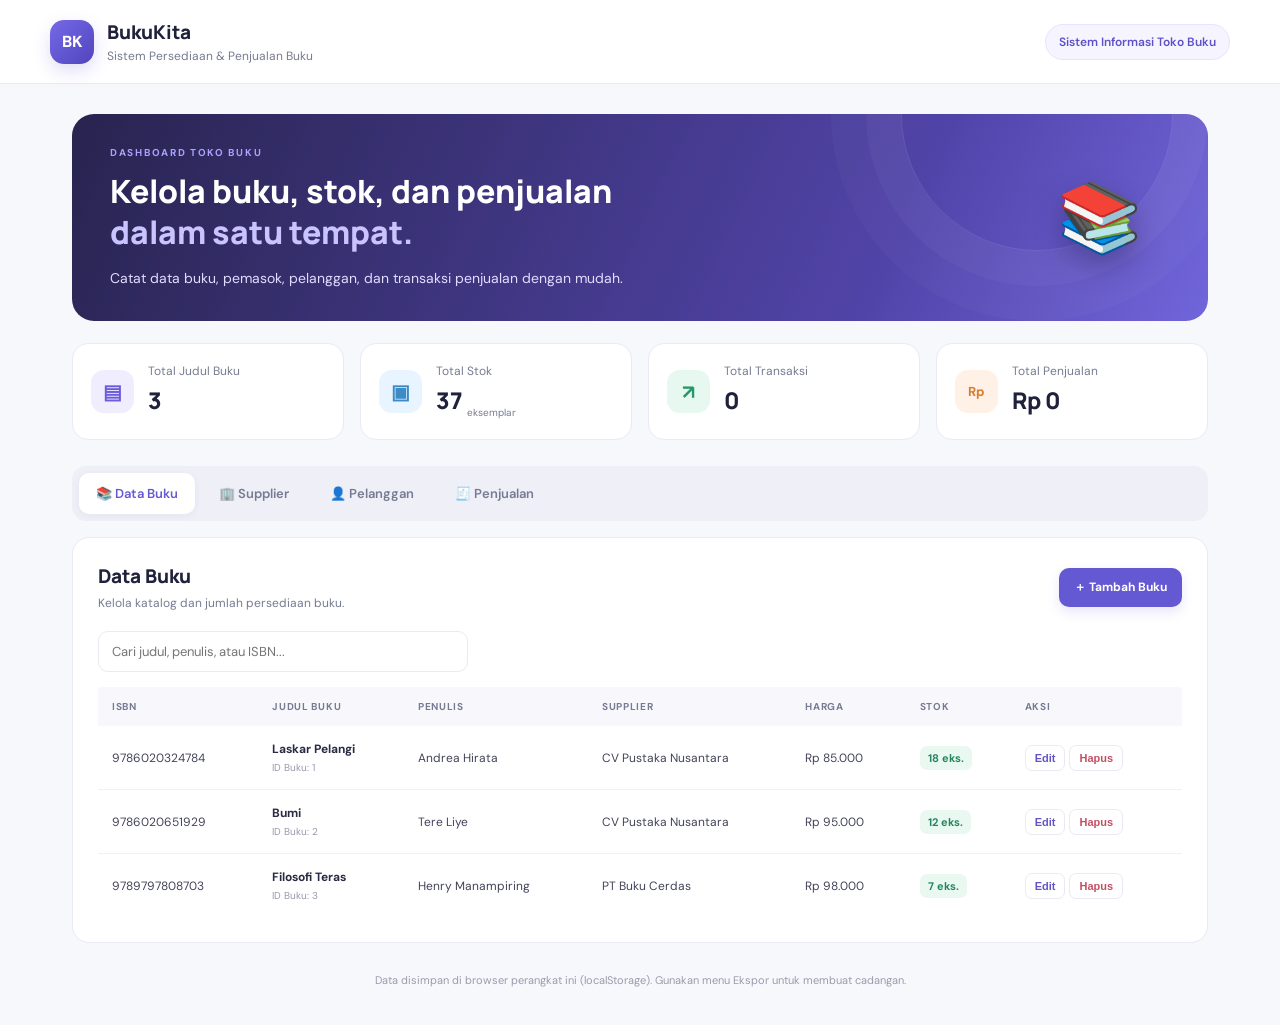
<file: index-gabungan.html>
<!DOCTYPE html>
<html lang="id">
<head>
  <meta charset="UTF-8">
  <meta name="viewport" content="width=device-width, initial-scale=1.0">
  <title>Sistem Persediaan & Penjualan Buku</title>
  <style>
@import url('https://fonts.googleapis.com/css2?family=DM+Sans:wght@400;500;600;700&family=Manrope:wght@400;500;600;700;800&display=swap');
:root{--ink:#20213a;--muted:#777b91;--purple:#6558d3;--purple-dark:#5144bb;--line:#e9eaf2;--bg:#f7f8fc;--white:#fff}
*{box-sizing:border-box}body{margin:0;background:var(--bg);color:var(--ink);font-family:'DM Sans',sans-serif;font-size:14px}.topbar{height:84px;background:#fff;border-bottom:1px solid var(--line);display:flex;align-items:center;gap:13px;padding:0 max(calc((100vw - 1180px)/2),24px)}.brand-mark{width:44px;height:44px;border-radius:14px;background:linear-gradient(135deg,#7669e9,#5144bb);color:white;display:grid;place-items:center;font-weight:800;font-size:16px;box-shadow:0 7px 18px #6558d333}.topbar h1{font:800 19px Manrope,sans-serif;margin:0 0 3px}.topbar p{margin:0;color:var(--muted);font-size:12px}.top-pill{margin-left:auto;border:1px solid #e7e4ff;background:#f6f4ff;color:#5d51c6;padding:9px 13px;border-radius:30px;font-size:12px;font-weight:600}.container{max-width:1180px;margin:30px auto;padding:0 22px}.hero{background:linear-gradient(115deg,#28244f,#5144a9 72%,#7165db);border-radius:22px;padding:32px 38px;color:#fff;display:flex;justify-content:space-between;align-items:center;overflow:hidden;position:relative}.hero:after{content:"";position:absolute;width:270px;height:270px;border:1px solid #ffffff1c;border-radius:50%;right:35px;top:-135px;box-shadow:0 0 0 35px #ffffff08,0 0 0 70px #ffffff06}.eyebrow{font-size:10px;letter-spacing:1.7px;font-weight:700;color:#a9a2ff;margin:0 0 12px}.hero h2{font:800 clamp(23px,3vw,32px)/1.28 Manrope,sans-serif;margin:0}.hero h2 span{color:#c9c4ff}.hero-copy{color:#e0ddff;margin:14px 0 0;max-width:540px;line-height:1.6}.hero-icon{font-size:68px;z-index:1;margin-right:28px;filter:drop-shadow(0 12px 14px #17133c55)}.stats-grid{display:grid;grid-template-columns:repeat(4,1fr);gap:16px;margin:22px 0}.stat-card{display:flex;align-items:center;gap:14px;background:#fff;border:1px solid var(--line);border-radius:16px;padding:19px 18px;min-width:0}.stat-icon{width:43px;height:43px;display:grid;place-items:center;border-radius:13px;font-size:20px;font-weight:700;flex-shrink:0}.purple{background:#f0edff;color:#6c5cdb}.blue{background:#e8f4ff;color:#3d8bc6}.green{background:#e6f8ef;color:#26986a}.orange{background:#fff1e5;color:#d67c2f;font-size:13px}.stat-card p{margin:0 0 5px;color:var(--muted);font-size:12px}.stat-card strong{font:800 23px Manrope,sans-serif;letter-spacing:-.5px;display:inline-block;max-width:100%;overflow:hidden;text-overflow:ellipsis}.stat-card small{color:var(--muted);margin-left:5px;font-size:10px}.tabs{display:flex;gap:7px;padding:7px;background:#eeeff7;border-radius:14px;margin:26px 0 16px;overflow-x:auto}.tab{white-space:nowrap;border:0;background:transparent;padding:12px 17px;border-radius:10px;color:#777b91;font:600 13px 'DM Sans',sans-serif;cursor:pointer}.tab.active{background:#fff;color:var(--purple);box-shadow:0 2px 8px #2b275b0d}.panel{display:none;background:#fff;border:1px solid var(--line);border-radius:17px;padding:25px}.panel.active{display:block}.section-heading{display:flex;align-items:center;justify-content:space-between;gap:16px;margin-bottom:20px}.section-heading h3{font:800 19px Manrope,sans-serif;margin:0 0 6px}.section-heading p{margin:0;color:var(--muted);font-size:12px}.primary-btn,.secondary-btn{border:0;border-radius:10px;padding:11px 15px;font:700 12px 'DM Sans',sans-serif;cursor:pointer;white-space:nowrap}.primary-btn{background:var(--purple);color:#fff;box-shadow:0 5px 12px #6558d326}.primary-btn:hover{background:var(--purple-dark)}.secondary-btn{background:#f0f1f7;color:#62657a}.toolbar{margin-bottom:15px}.toolbar input{width:min(100%,370px);border:1px solid var(--line);border-radius:10px;padding:11px 13px;font:13px 'DM Sans',sans-serif;outline:none}.toolbar input:focus,.field input:focus,.field select:focus{border-color:#8a80e5;box-shadow:0 0 0 3px #6558d318}.table-wrap{width:100%;overflow-x:auto}table{width:100%;border-collapse:collapse;text-align:left;white-space:nowrap}thead{background:#f8f8fc}th{padding:13px 14px;color:#777b91;font-size:10px;text-transform:uppercase;letter-spacing:.7px;font-weight:700}td{padding:15px 14px;border-bottom:1px solid #f0f0f5;font-size:12px;color:#42445a}tbody tr:last-child td{border-bottom:0}.book-title{font-weight:700;color:#292a43}.subtext{display:block;color:#9698a9;font-size:10px;margin-top:4px}.stock-badge{display:inline-block;padding:5px 8px;border-radius:7px;background:#e9f8f0;color:#25865d;font-size:11px;font-weight:700}.stock-badge.low{background:#fff0e7;color:#c36c2d}.action-btn{border:1px solid var(--line);background:#fff;color:#6255cc;border-radius:7px;padding:6px 9px;cursor:pointer;font-size:11px;font-weight:700;margin-right:4px}.action-btn.delete{color:#c34f63}.empty{text-align:center;padding:36px 12px;color:#999bad}.footnote{text-align:center;color:#999bad;font-size:11px;padding:19px 0 8px}dialog{border:0;border-radius:18px;padding:0;width:min(530px,calc(100% - 28px));box-shadow:0 24px 90px #18163538}dialog::backdrop{background:#1e1b3c77;backdrop-filter:blur(3px)}dialog form{padding:25px}.dialog-head{display:flex;justify-content:space-between;align-items:flex-start;margin-bottom:22px}.dialog-head .eyebrow{color:#7b70d8;margin-bottom:7px}.dialog-head h3{font:800 21px Manrope,sans-serif;margin:0}.close-btn{border:0;background:#f1f1f8;border-radius:9px;width:32px;height:32px;font-size:23px;color:#6b6d80;cursor:pointer}.form-fields{display:grid;grid-template-columns:1fr 1fr;gap:15px}.field{display:flex;flex-direction:column;gap:7px}.field.full{grid-column:1/-1}.field label{font-size:11px;color:#686b80;font-weight:700}.field input,.field select{width:100%;padding:11px 12px;border:1px solid var(--line);border-radius:9px;font:13px 'DM Sans',sans-serif;background:#fff;outline:none;color:var(--ink)}.dialog-actions{display:flex;justify-content:flex-end;gap:9px;margin-top:25px}.toast{position:fixed;bottom:25px;left:50%;transform:translate(-50%,20px);background:#252344;color:#fff;padding:12px 18px;border-radius:10px;opacity:0;pointer-events:none;transition:.2s;box-shadow:0 10px 25px #1d1a3b33;z-index:5}.toast.show{opacity:1;transform:translate(-50%,0)}@media(max-width:850px){.stats-grid{grid-template-columns:repeat(2,1fr)}.hero-icon{font-size:48px;margin-right:0}.top-pill{display:none}}@media(max-width:540px){.topbar{padding:0 16px}.container{padding:0 13px;margin-top:18px}.hero{padding:25px 22px}.hero-icon{display:none}.stats-grid{gap:9px}.stat-card{padding:13px 11px;gap:9px}.stat-icon{width:35px;height:35px}.stat-card strong{font-size:19px}.panel{padding:17px 12px}.section-heading{align-items:flex-start;flex-direction:column}.form-fields{grid-template-columns:1fr}.field.full{grid-column:auto}.tabs{margin-top:18px}.tab{padding:11px 12px}}

  </style>
</head>
<body>
  <header class="topbar">
    <div class="brand-mark">BK</div>
    <div><h1>BukuKita</h1><p>Sistem Persediaan & Penjualan Buku</p></div>
    <span class="top-pill">Sistem Informasi Toko Buku</span>
  </header>

  <main class="container">
    <section class="hero">
      <div><p class="eyebrow">DASHBOARD TOKO BUKU</p><h2>Kelola buku, stok, dan penjualan<br><span>dalam satu tempat.</span></h2>
      <p class="hero-copy">Catat data buku, pemasok, pelanggan, dan transaksi penjualan dengan mudah.</p></div>
      <div class="hero-icon" aria-hidden="true">📚</div>
    </section>

    <section class="stats-grid">
      <article class="stat-card"><div class="stat-icon purple">▤</div><div><p>Total Judul Buku</p><strong id="statBooks">0</strong></div></article>
      <article class="stat-card"><div class="stat-icon blue">▣</div><div><p>Total Stok</p><strong id="statStock">0</strong><small>eksemplar</small></div></article>
      <article class="stat-card"><div class="stat-icon green">↗</div><div><p>Total Transaksi</p><strong id="statSales">0</strong></div></article>
      <article class="stat-card"><div class="stat-icon orange">Rp</div><div><p>Total Penjualan</p><strong id="statRevenue">Rp0</strong></div></article>
    </section>

    <nav class="tabs" aria-label="Menu data">
      <button class="tab active" data-panel="books">📚 Data Buku</button>
      <button class="tab" data-panel="suppliers">🏢 Supplier</button>
      <button class="tab" data-panel="customers">👤 Pelanggan</button>
      <button class="tab" data-panel="sales">🧾 Penjualan</button>
    </nav>

    <section class="panel active" id="panel-books">
      <div class="section-heading"><div><h3>Data Buku</h3><p>Kelola katalog dan jumlah persediaan buku.</p></div><button class="primary-btn" id="addBookBtn">＋ Tambah Buku</button></div>
      <div class="toolbar"><input id="bookSearch" type="search" placeholder="Cari judul, penulis, atau ISBN..."></div>
      <div class="table-wrap"><table><thead><tr><th>ISBN</th><th>Judul Buku</th><th>Penulis</th><th>Supplier</th><th>Harga</th><th>Stok</th><th>Aksi</th></tr></thead><tbody id="booksBody"></tbody></table></div>
    </section>

    <section class="panel" id="panel-suppliers">
      <div class="section-heading"><div><h3>Data Supplier</h3><p>Data pemasok buku untuk kebutuhan persediaan.</p></div><button class="primary-btn" id="addSupplierBtn">＋ Tambah Supplier</button></div>
      <div class="toolbar"><input id="supplierSearch" type="search" placeholder="Cari nama atau kontak supplier..."></div>
      <div class="table-wrap"><table><thead><tr><th>Nama Supplier</th><th>Kontak</th><th>Telepon</th><th>Alamat</th><th>Aksi</th></tr></thead><tbody id="suppliersBody"></tbody></table></div>
    </section>

    <section class="panel" id="panel-customers">
      <div class="section-heading"><div><h3>Data Pelanggan</h3><p>Simpan informasi pelanggan toko buku.</p></div><button class="primary-btn" id="addCustomerBtn">＋ Tambah Pelanggan</button></div>
      <div class="toolbar"><input id="customerSearch" type="search" placeholder="Cari nama atau telepon pelanggan..."></div>
      <div class="table-wrap"><table><thead><tr><th>Nama Pelanggan</th><th>Telepon</th><th>Email</th><th>Alamat</th><th>Aksi</th></tr></thead><tbody id="customersBody"></tbody></table></div>
    </section>

    <section class="panel" id="panel-sales">
      <div class="section-heading"><div><h3>Transaksi Penjualan</h3><p>Catat penjualan dan stok akan berkurang otomatis.</p></div><button class="primary-btn" id="addSaleBtn">＋ Transaksi Baru</button></div>
      <div class="toolbar"><input id="salesSearch" type="search" placeholder="Cari nomor transaksi atau pelanggan..."></div>
      <div class="table-wrap"><table><thead><tr><th>No. Transaksi</th><th>Tanggal</th><th>Pelanggan</th><th>Buku</th><th>Qty</th><th>Total</th><th>Aksi</th></tr></thead><tbody id="salesBody"></tbody></table></div>
    </section>
    <p class="footnote">Data disimpan di browser perangkat ini (localStorage). Gunakan menu Ekspor untuk membuat cadangan.</p>
  </main>

  <dialog id="dataDialog">
    <form id="dataForm" method="dialog">
      <div class="dialog-head"><div><p class="eyebrow" id="dialogEyebrow">FORM DATA</p><h3 id="dialogTitle">Tambah Data</h3></div><button type="button" class="close-btn" id="closeDialog" aria-label="Tutup">×</button></div>
      <div id="formFields" class="form-fields"></div>
      <div class="dialog-actions"><button type="button" class="secondary-btn" id="cancelDialog">Batal</button><button type="submit" class="primary-btn">Simpan Data</button></div>
    </form>
  </dialog>
  <div id="toast" role="status" class="toast"></div>
  <script>
const STORAGE_KEY = "bukukita-data-v1";
const initialData = {
  books: [
    {id:1,isbn:"9786020324784",title:"Laskar Pelangi",author:"Andrea Hirata",supplierId:1,price:85000,stock:18},
    {id:2,isbn:"9786020651929",title:"Bumi",author:"Tere Liye",supplierId:1,price:95000,stock:12},
    {id:3,isbn:"9789797808703",title:"Filosofi Teras",author:"Henry Manampiring",supplierId:2,price:98000,stock:7}
  ],
  suppliers:[
    {id:1,name:"CV Pustaka Nusantara",contact:"Rina",phone:"081234567890",address:"Yogyakarta"},
    {id:2,name:"PT Buku Cerdas",contact:"Budi",phone:"082112223333",address:"Semarang"}
  ],
  customers:[
    {id:1,name:"Pelanggan Umum",phone:"-",email:"-",address:"-"},
    {id:2,name:"Nadia Putri",phone:"081298765432",email:"nadia@email.com",address:"Yogyakarta"}
  ],
  sales:[]
};
let data = loadData();
let editing = null;
const $ = id => document.getElementById(id);
const rupiah = n => new Intl.NumberFormat("id-ID",{style:"currency",currency:"IDR",maximumFractionDigits:0}).format(Number(n)||0);
const esc = value => String(value ?? "").replace(/[&<>"']/g, c => ({"&":"&amp;","<":"&lt;",">":"&gt;",'"':"&quot;","'":"&#39;"}[c]));
function loadData(){try{return JSON.parse(localStorage.getItem(STORAGE_KEY))||structuredClone(initialData)}catch{return structuredClone(initialData)}}
function saveData(){localStorage.setItem(STORAGE_KEY,JSON.stringify(data));renderAll()}
function nextId(list){return list.reduce((m,x)=>Math.max(m,Number(x.id)||0),0)+1}
function supplierName(id){return data.suppliers.find(x=>x.id===Number(id))?.name||"Supplier dihapus"}
function customerName(id){return data.customers.find(x=>x.id===Number(id))?.name||"Pelanggan dihapus"}
function bookName(id){return data.books.find(x=>x.id===Number(id))?.title||"Buku dihapus"}
function showToast(message){const t=$("toast");t.textContent=message;t.classList.add("show");clearTimeout(showToast.timer);showToast.timer=setTimeout(()=>t.classList.remove("show"),2400)}
function emptyRow(cols,msg){return `<tr><td colspan="${cols}" class="empty">${msg}</td></tr>`}
function renderStats(){
  $("statBooks").textContent=data.books.length;
  $("statStock").textContent=data.books.reduce((n,b)=>n+Number(b.stock),0);
  $("statSales").textContent=data.sales.length;
  $("statRevenue").textContent=rupiah(data.sales.reduce((n,s)=>n+Number(s.total),0));
}
function renderBooks(){
 const q=$("bookSearch").value.toLowerCase();
 const rows=data.books.filter(b=>[b.title,b.author,b.isbn].join(" ").toLowerCase().includes(q));
 $("booksBody").innerHTML=rows.map(b=>`<tr><td>${esc(b.isbn)}</td><td><span class="book-title">${esc(b.title)}</span><span class="subtext">ID Buku: ${b.id}</span></td><td>${esc(b.author)}</td><td>${esc(supplierName(b.supplierId))}</td><td>${rupiah(b.price)}</td><td><span class="stock-badge ${b.stock<5?"low":""}">${b.stock} eks.</span></td><td><button class="action-btn" data-action="edit" data-type="books" data-id="${b.id}">Edit</button><button class="action-btn delete" data-action="delete" data-type="books" data-id="${b.id}">Hapus</button></td></tr>`).join("")||emptyRow(7,"Belum ada data buku yang cocok.");
}
function renderSuppliers(){
 const q=$("supplierSearch").value.toLowerCase();
 const rows=data.suppliers.filter(s=>[s.name,s.contact,s.phone,s.address].join(" ").toLowerCase().includes(q));
 $("suppliersBody").innerHTML=rows.map(s=>`<tr><td><span class="book-title">${esc(s.name)}</span><span class="subtext">ID Supplier: ${s.id}</span></td><td>${esc(s.contact)}</td><td>${esc(s.phone)}</td><td>${esc(s.address)}</td><td><button class="action-btn" data-action="edit" data-type="suppliers" data-id="${s.id}">Edit</button><button class="action-btn delete" data-action="delete" data-type="suppliers" data-id="${s.id}">Hapus</button></td></tr>`).join("")||emptyRow(5,"Belum ada data supplier.");
}
function renderCustomers(){
 const q=$("customerSearch").value.toLowerCase();
 const rows=data.customers.filter(c=>[c.name,c.phone,c.email,c.address].join(" ").toLowerCase().includes(q));
 $("customersBody").innerHTML=rows.map(c=>`<tr><td><span class="book-title">${esc(c.name)}</span><span class="subtext">ID Pelanggan: ${c.id}</span></td><td>${esc(c.phone)}</td><td>${esc(c.email)}</td><td>${esc(c.address)}</td><td><button class="action-btn" data-action="edit" data-type="customers" data-id="${c.id}">Edit</button><button class="action-btn delete" data-action="delete" data-type="customers" data-id="${c.id}">Hapus</button></td></tr>`).join("")||emptyRow(5,"Belum ada data pelanggan.");
}
function renderSales(){
 const q=$("salesSearch").value.toLowerCase();
 const rows=data.sales.filter(s=>[s.number,customerName(s.customerId),bookName(s.bookId),s.date].join(" ").toLowerCase().includes(q));
 $("salesBody").innerHTML=rows.slice().reverse().map(s=>`<tr><td><span class="book-title">${esc(s.number)}</span></td><td>${esc(s.date)}</td><td>${esc(customerName(s.customerId))}</td><td>${esc(bookName(s.bookId))}</td><td>${s.qty}</td><td><strong>${rupiah(s.total)}</strong></td><td><button class="action-btn delete" data-action="delete" data-type="sales" data-id="${s.id}">Hapus</button></td></tr>`).join("")||emptyRow(7,"Belum ada transaksi penjualan.");
}
function renderAll(){renderStats();renderBooks();renderSuppliers();renderCustomers();renderSales()}
const schemas={
 books:{title:"Buku",fields:[
  {key:"isbn",label:"ISBN",placeholder:"978...",required:true},
  {key:"title",label:"Judul Buku",placeholder:"Masukkan judul buku",required:true,full:true},
  {key:"author",label:"Penulis",placeholder:"Nama penulis",required:true},
  {key:"supplierId",label:"Supplier",type:"select",options:()=>data.suppliers.map(s=>({value:s.id,label:s.name})),required:true},
  {key:"price",label:"Harga Jual (Rp)",type:"number",min:0,required:true},
  {key:"stock",label:"Stok Awal",type:"number",min:0,required:true}
 ]},
 suppliers:{title:"Supplier",fields:[
  {key:"name",label:"Nama Supplier",required:true,full:true},{key:"contact",label:"Nama Kontak",required:true},
  {key:"phone",label:"Nomor Telepon",required:true},{key:"address",label:"Alamat",required:true,full:true}
 ]},
 customers:{title:"Pelanggan",fields:[
  {key:"name",label:"Nama Pelanggan",required:true,full:true},{key:"phone",label:"Nomor Telepon",required:true},
  {key:"email",label:"Email",type:"email"},{key:"address",label:"Alamat",required:true,full:true}
 ]},
 sales:{title:"Transaksi Penjualan",fields:[
  {key:"customerId",label:"Pelanggan",type:"select",options:()=>data.customers.map(c=>({value:c.id,label:c.name})),required:true},
  {key:"bookId",label:"Buku",type:"select",options:()=>data.books.map(b=>({value:b.id,label:`${b.title} — stok ${b.stock} — ${rupiah(b.price)}`})),required:true},
  {key:"qty",label:"Jumlah Buku",type:"number",min:1,required:true},
  {key:"date",label:"Tanggal Transaksi",type:"date",required:true}
 ]}
};
function openForm(type,id=null){
 if(type==="sales"&&(!data.books.length||!data.customers.length)){showToast("Tambahkan data buku dan pelanggan terlebih dahulu.");return}
 if(type==="books"&&!data.suppliers.length){showToast("Tambahkan minimal satu supplier terlebih dahulu.");return}
 editing=id===null?null:{type,id};
 const schema=schemas[type], item=id===null?{}:data[type].find(x=>x.id===id);
 $("dialogEyebrow").textContent=editing?"UBAH DATA":"TAMBAH DATA";
 $("dialogTitle").textContent=(editing?"Edit ":"Tambah ")+schema.title;
 $("formFields").innerHTML=schema.fields.map(f=>{
  const value=item?.[f.key]??(f.key==="qty"?1:f.key==="date"?new Date().toISOString().slice(0,10):"");
  let control="";
  if(f.type==="select"){
   const opts=f.options();
   control=`<select id="field_${f.key}" name="${f.key}" ${f.required?"required":""}>${opts.map(o=>`<option value="${o.value}" ${String(value)===String(o.value)?"selected":""}>${esc(o.label)}</option>`).join("")}</select>`;
  }else{
   control=`<input id="field_${f.key}" name="${f.key}" type="${f.type||"text"}" value="${esc(value)}" ${f.placeholder?`placeholder="${esc(f.placeholder)}"`:""} ${f.min!==undefined?`min="${f.min}"`:""} ${f.required?"required":""} ${f.type==="number"?"step":"data-none"}="${f.type==="number"?"1":""}">`;
  }
  return `<div class="field ${f.full?"full":""}"><label for="field_${f.key}">${f.label}${f.required?" *":""}</label>${control}</div>`;
 }).join("");
 $("dataDialog").showModal();
}
function closeForm(){$("dataDialog").close();editing=null}
$("dataForm").addEventListener("submit",e=>{
 e.preventDefault();const form=new FormData(e.currentTarget);const type=editing?.type||activeType();const schema=schemas[type];const item={};
 schema.fields.forEach(f=>{let v=form.get(f.key);if(f.type==="number"||["price","stock","supplierId","customerId","bookId","qty"].includes(f.key))v=Number(v);item[f.key]=v});
 if(type==="sales"){
  const book=data.books.find(b=>b.id===item.bookId);
  if(!book||book.stock<item.qty){showToast("Stok buku tidak mencukupi.");return}
  book.stock-=item.qty;
  item.id=nextId(data.sales);item.number="TRX-"+String(item.id).padStart(4,"0");item.unitPrice=book.price;item.total=book.price*item.qty;
  data.sales.push(item);
 }else if(editing){
  const idx=data[type].findIndex(x=>x.id===editing.id);data[type][idx]={...data[type][idx],...item,id:editing.id};
 }else{item.id=nextId(data[type]);data[type].push(item)}
 saveData();closeForm();showToast(type==="sales"?"Transaksi berhasil disimpan.":"Data berhasil disimpan.");
});
function activeType(){return document.querySelector(".tab.active").dataset.panel}
function deleteRecord(type,id){
 const item=data[type].find(x=>x.id===id);if(!item)return;
 if(type==="books"&&data.sales.some(s=>s.bookId===id)){showToast("Buku memiliki riwayat transaksi, tidak dapat dihapus.");return}
 if(type==="customers"&&data.sales.some(s=>s.customerId===id)){showToast("Pelanggan memiliki riwayat transaksi, tidak dapat dihapus.");return}
 if(type==="suppliers"&&data.books.some(b=>b.supplierId===id)){showToast("Supplier masih digunakan oleh data buku.");return}
 if(!confirm(`Hapus ${type==="sales"?"transaksi "+item.number:"data ini"}?`))return;
 if(type==="sales"){const book=data.books.find(b=>b.id===item.bookId);if(book)book.stock+=Number(item.qty)}
 data[type]=data[type].filter(x=>x.id!==id);saveData();showToast("Data berhasil dihapus.");
}
document.querySelectorAll(".tab").forEach(btn=>btn.addEventListener("click",()=>{
 document.querySelectorAll(".tab").forEach(b=>b.classList.toggle("active",b===btn));
 document.querySelectorAll(".panel").forEach(p=>p.classList.toggle("active",p.id==="panel-"+btn.dataset.panel));
}));
$("addBookBtn").onclick=()=>openForm("books");$("addSupplierBtn").onclick=()=>openForm("suppliers");$("addCustomerBtn").onclick=()=>openForm("customers");$("addSaleBtn").onclick=()=>openForm("sales");
$("closeDialog").onclick=closeForm;$("cancelDialog").onclick=closeForm;
document.querySelectorAll("#bookSearch,#supplierSearch,#customerSearch,#salesSearch").forEach(el=>el.addEventListener("input",renderAll));
document.body.addEventListener("click",e=>{
 const btn=e.target.closest("[data-action]");if(!btn)return;
 const type=btn.dataset.type,id=Number(btn.dataset.id);
 if(btn.dataset.action==="edit")openForm(type,id);else if(btn.dataset.action==="delete")deleteRecord(type,id);
});
renderAll();

  </script>
</body>
</html>
</file>
